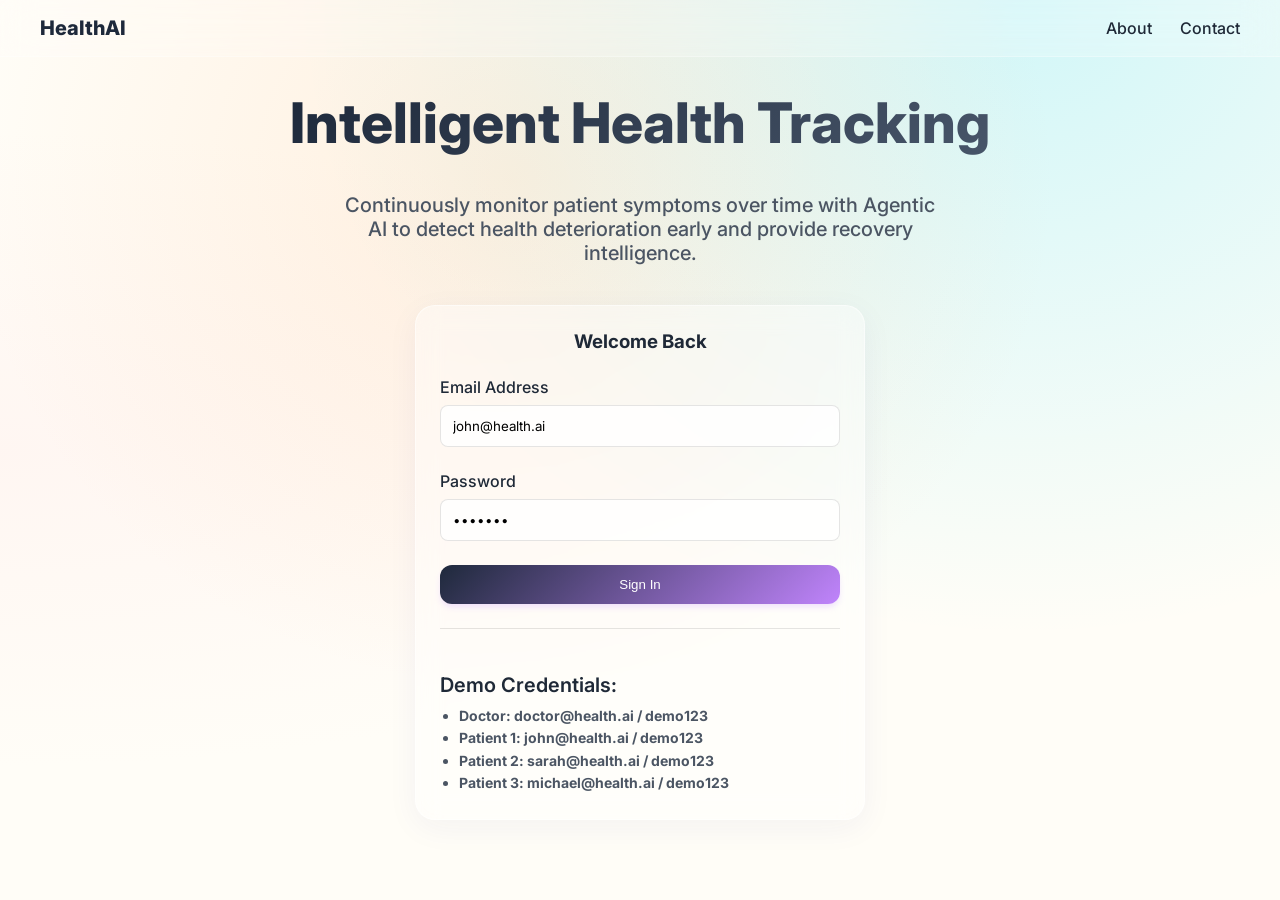
<file: frontend/index.html>
<!DOCTYPE html>
<html lang="en">
<head>
    <meta charset="UTF-8">
    <meta name="viewport" content="width=device-width, initial-scale=1.0">
    <title>AI Symptom Progression Tracker</title>
    <link href="https://fonts.googleapis.com/css2?family=Inter:wght@300;400;500;600;700;800&display=swap" rel="stylesheet">
    <link rel="stylesheet" href="css/styles.css">
    <link rel="stylesheet" href="css/glassmorphism.css">
    <style>
        .hero {
            display: flex;
            flex-direction: column;
            align-items: center;
            justify-content: center;
            min-height: 80vh;
            text-align: center;
        }
        .hero h1 {
            font-size: 3.5rem;
            font-weight: 800;
            color: var(--text-dark);
            margin-bottom: 1rem;
            background: linear-gradient(135deg, var(--primary), #475569);
            -webkit-background-clip: text;
            -webkit-text-fill-color: transparent;
        }
        .hero p {
            font-size: 1.25rem;
            color: var(--text-light);
            max-width: 600px;
            margin-bottom: 2.5rem;
        }
        .auth-container {
            max-width: 400px;
            width: 100%;
        }
        .form-group {
            margin-bottom: 1.5rem;
            text-align: left;
        }
        .form-group label {
            display: block;
            margin-bottom: 0.5rem;
            font-weight: 500;
        }
        .form-input {
            width: 100%;
            padding: 0.75rem;
            border-radius: 8px;
            border: 1px solid rgba(0,0,0,0.1);
            background: rgba(255,255,255,0.8);
            box-sizing: border-box;
            font-family: 'Inter', sans-serif;
        }
        .form-input:focus {
            outline: none;
            border-color: var(--primary);
            box-shadow: 0 0 0 3px rgba(216, 180, 254, 0.3);
        }
        .btn-full {
            width: 100%;
        }
    </style>
</head>
<body>
    <nav class="glass-nav">
        <div class="container" style="display:flex; justify-content:space-between; align-items:center; padding: 1rem 2rem;">
            <div style="font-weight:700; font-size:1.25rem; color: var(--primary);">HealthAI</div>
            <div>
                <a href="#" style="margin-right: 1.5rem; font-weight: 500;">About</a>
                <a href="#" style="font-weight: 500;">Contact</a>
            </div>
        </div>
    </nav>

    <div class="container hero">
        <h1>Intelligent Health Tracking</h1>
        <p>Continuously monitor patient symptoms over time with Agentic AI to detect health deterioration early and provide recovery intelligence.</p>
        
        <div class="auth-container glass-card">
            <h3 style="margin-bottom: 1.5rem;">Welcome Back</h3>
            <div class="form-group">
                <label>Email Address</label>
                <input type="email" class="form-input" id="emailInput" placeholder="Enter your email" value="john@health.ai">
            </div>
            <div class="form-group">
                <label>Password</label>
                <input type="password" class="form-input" id="passwordInput" placeholder="Enter your password" value="demo123">
            </div>
            <button class="btn btn-primary btn-full" onclick="login()">Sign In</button>
            
            <div style="margin-top: 1.5rem; padding-top: 1.5rem; border-top: 1px solid rgba(0,0,0,0.1); text-align: left; font-size: 0.875rem;">
                <p style="margin-bottom: 0.5rem; font-weight: 600; color: var(--text-dark);">Demo Credentials:</p>
                <ul style="margin: 0; padding-left: 1.2rem; color: var(--text-light); line-height: 1.6;">
                    <li><strong>Doctor:</strong> doctor@health.ai / demo123</li>
                    <li><strong>Patient 1:</strong> john@health.ai / demo123</li>
                    <li><strong>Patient 2:</strong> sarah@health.ai / demo123</li>
                    <li><strong>Patient 3:</strong> michael@health.ai / demo123</li>
                </ul>
            </div>
        </div>
    </div>

    <script>
        function login() {
            const email = document.getElementById('emailInput').value.toLowerCase();
            const password = document.getElementById('passwordInput').value;
            
            if (password !== 'demo123') {
                alert('Invalid password. Please use demo123');
                return;
            }

            if (email === 'doctor@health.ai') {
                window.location.href = 'doctor-dashboard.html';
            } else if (email === 'john@health.ai' || email === 'sarah@health.ai' || email === 'michael@health.ai') {
                // In a real app, this would set session data for the specific user
                window.location.href = 'patient-dashboard.html';
            } else {
                alert('Account not found. Please use one of the demo credentials.');
            }
        }
    </script>
</body>
</html>
</file>
<file: frontend/css/styles.css>
:root {
  --primary: #1E293B;
  --secondary: #A7F3D0;
  --accent: #FDBA74;
  --highlight: #FCA5A5;
  --background: #FFFDF7;
  --text-dark: #1F2937;
  --text-light: #4B5563;
}

body {
  margin: 0;
  font-family: 'Inter', -apple-system, BlinkMacSystemFont, 'Segoe UI', Roboto, Helvetica, Arial, sans-serif;
  font-weight: 500;
  background-color: var(--background);
  color: var(--text-dark);
  min-height: 100vh;
  background-image: 
    radial-gradient(at 40% 20%, hsla(28,100%,74%,0.2) 0px, transparent 50%),
    radial-gradient(at 80% 0%, hsla(189,100%,56%,0.2) 0px, transparent 50%),
    radial-gradient(at 0% 50%, hsla(355,100%,93%,0.2) 0px, transparent 50%);
  background-attachment: fixed;
}

h1, h2, h3, h4, h5, h6 {
  font-weight: 700;
  margin-top: 0;
}

a {
  text-decoration: none;
  color: inherit;
}

.container {
  max-width: 1200px;
  margin: 0 auto;
  padding: 2rem;
}

/* Base Buttons */
.btn {
  display: inline-flex;
  align-items: center;
  justify-content: center;
  padding: 0.75rem 1.5rem;
  font-weight: 500;
  border-radius: 12px;
  border: none;
  cursor: pointer;
  transition: all 0.2s ease-in-out;
}

.btn-primary {
  background: linear-gradient(135deg, var(--primary), #C084FC);
  color: white;
  box-shadow: 0 4px 6px -1px rgba(216, 180, 254, 0.4);
}

.btn-primary:hover {
  transform: translateY(-2px);
  box-shadow: 0 10px 15px -3px rgba(216, 180, 254, 0.5);
}

.grid {
  display: grid;
  gap: 1.5rem;
}

/* Ensure all elements with light text are bold and clearly visible */
.stat-label,
[style*="color: var(--text-light)"],
::placeholder {
  font-weight: 700 !important;
}

/* Ensure all primary/pink/purple/highlight text is bold and uses high-contrast colors */
.nav-item.active,
.nav-item:hover,
[style*="color: var(--primary)"] {
  color: #1E293B !important; /* Dark Slate / Charcoal */
  font-weight: 800 !important; /* Extra Bold */
}

.stat-value,
.badge-critical,
[style*="color: var(--highlight)"],
[style*="color: #C084FC"] {
  font-weight: 800 !important;
}
</file>
<file: frontend/css/glassmorphism.css>
.glass-card {
  background: rgba(255, 255, 255, 0.4);
  backdrop-filter: blur(12px);
  -webkit-backdrop-filter: blur(12px);
  border: 1px solid rgba(255, 255, 255, 0.5);
  border-radius: 20px;
  padding: 1.5rem;
  box-shadow: 0 8px 32px 0 rgba(31, 38, 135, 0.05);
  transition: transform 0.3s ease, box-shadow 0.3s ease;
}

.glass-card:hover {
  transform: translateY(-5px);
  box-shadow: 0 12px 40px 0 rgba(31, 38, 135, 0.1);
}

.glass-nav {
  background: rgba(255, 255, 255, 0.2);
  backdrop-filter: blur(16px);
  -webkit-backdrop-filter: blur(16px);
  border-bottom: 1px solid rgba(255, 255, 255, 0.3);
  position: sticky;
  top: 0;
  z-index: 50;
}
</file>
